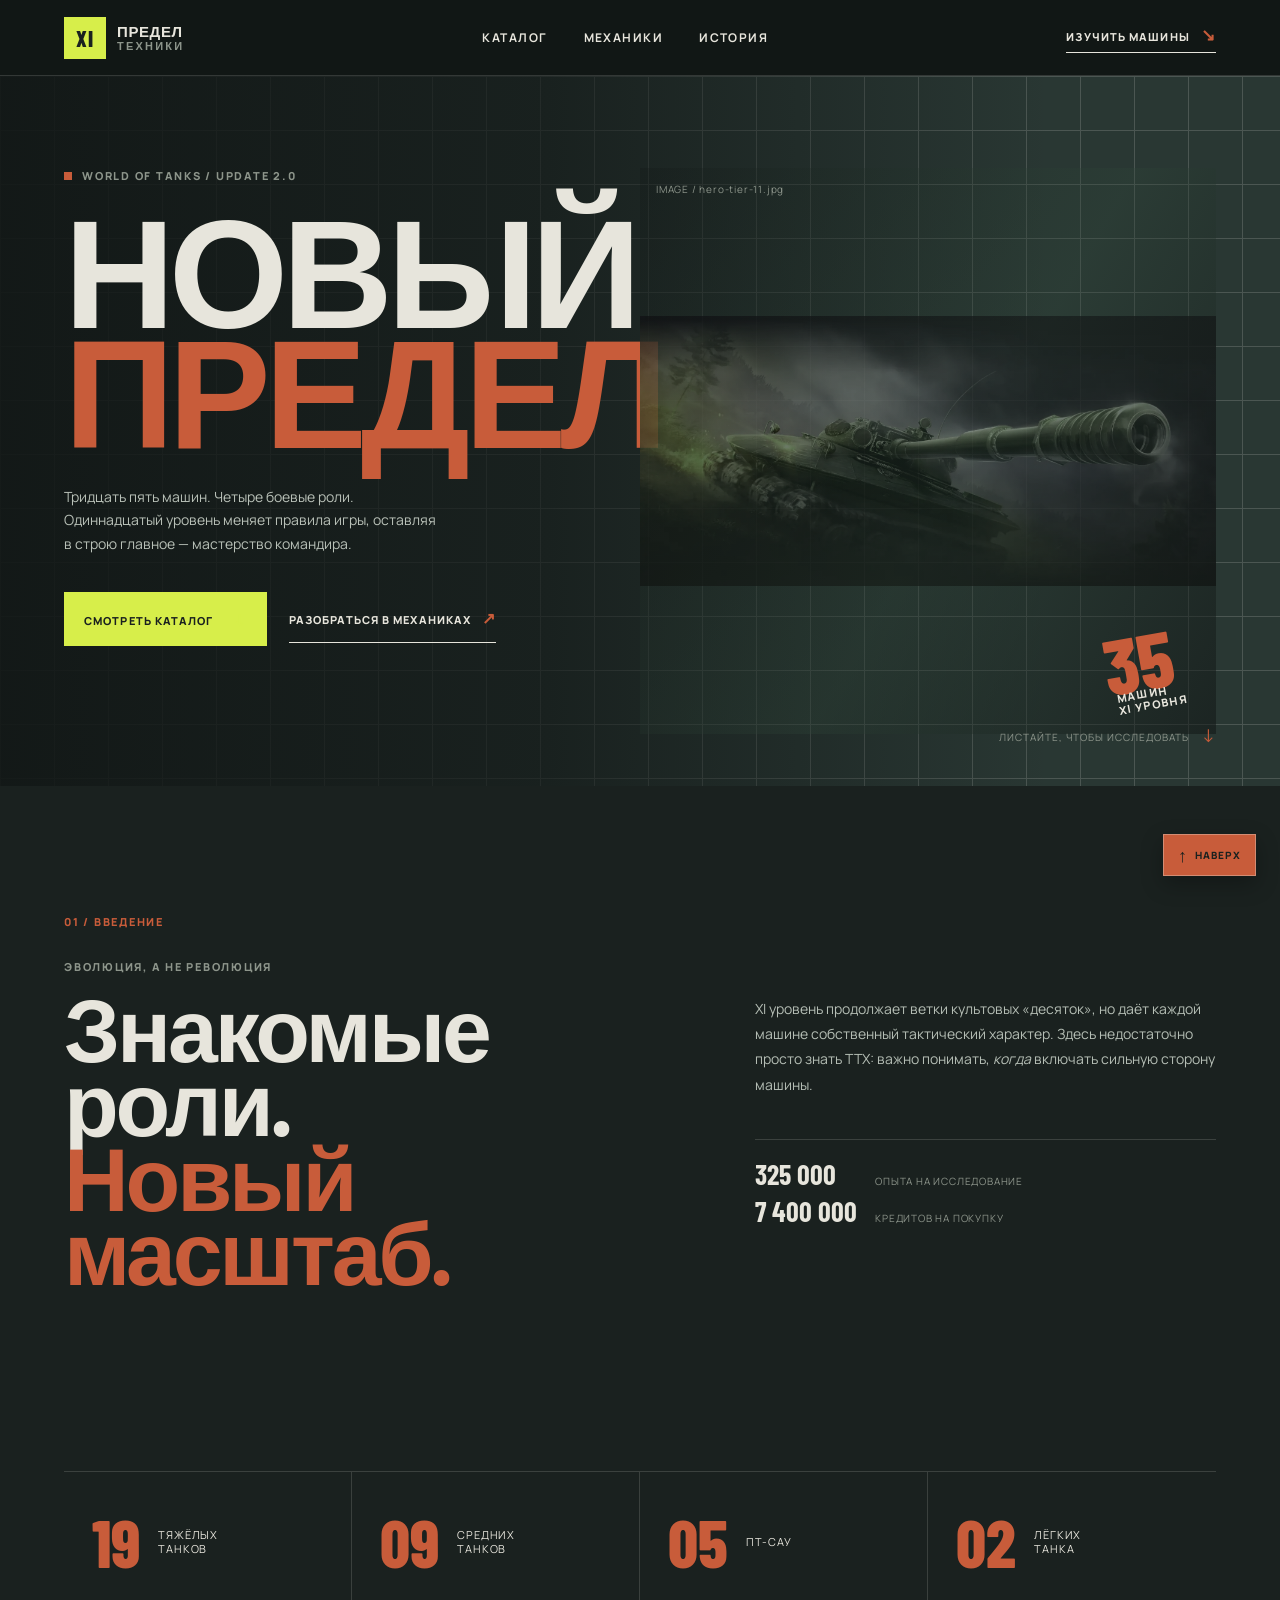
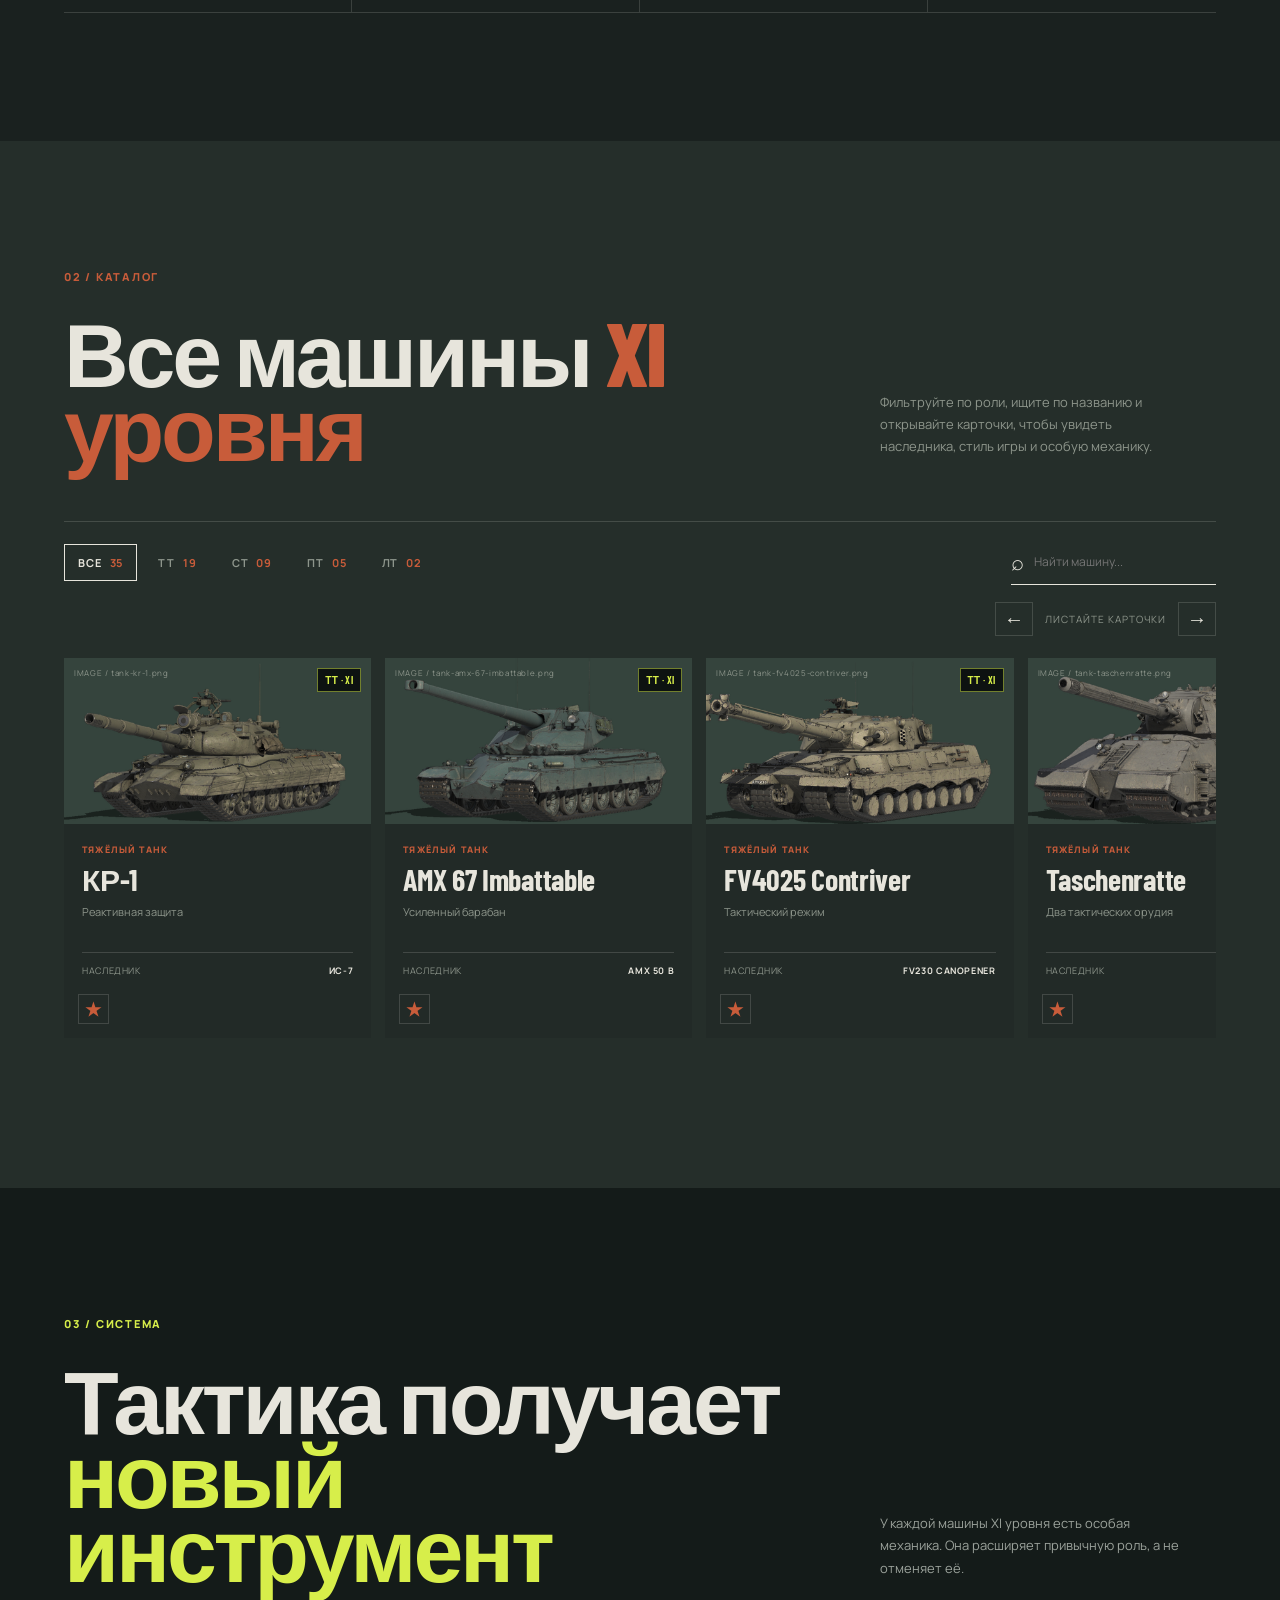
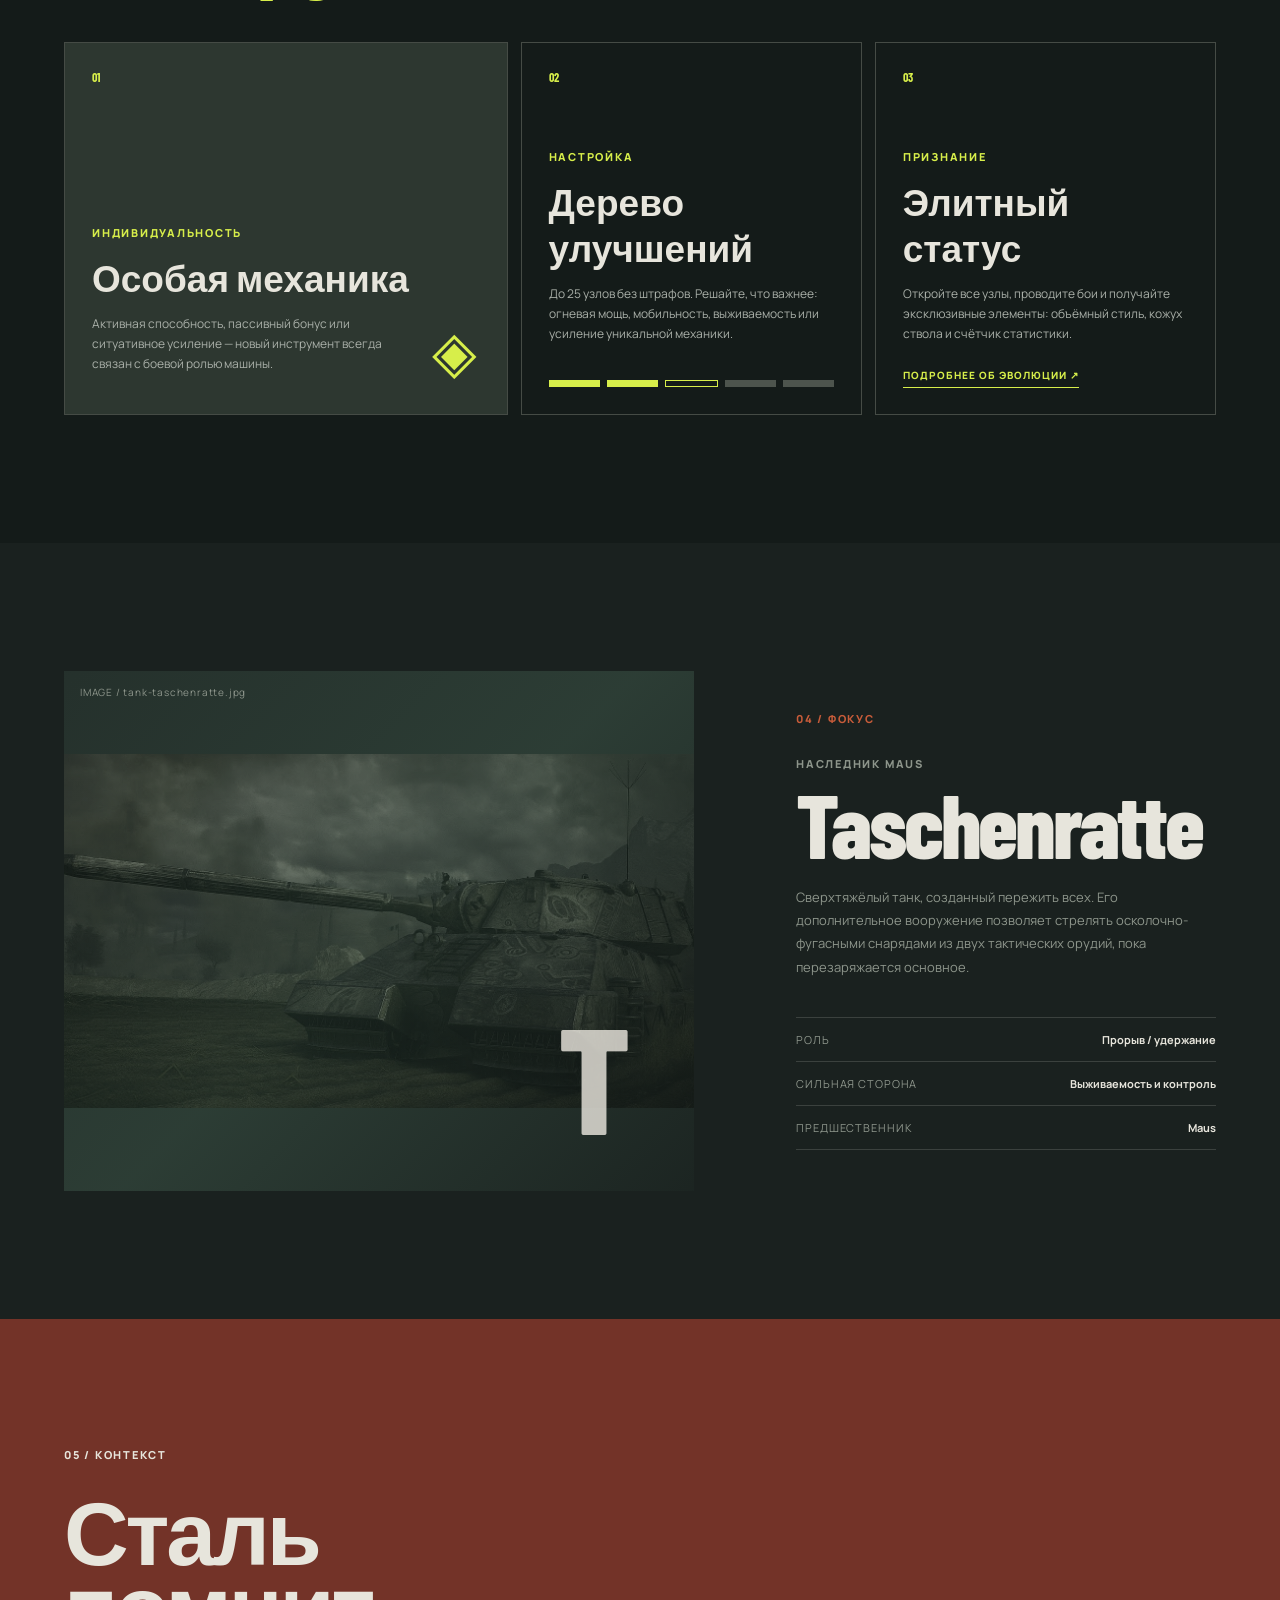
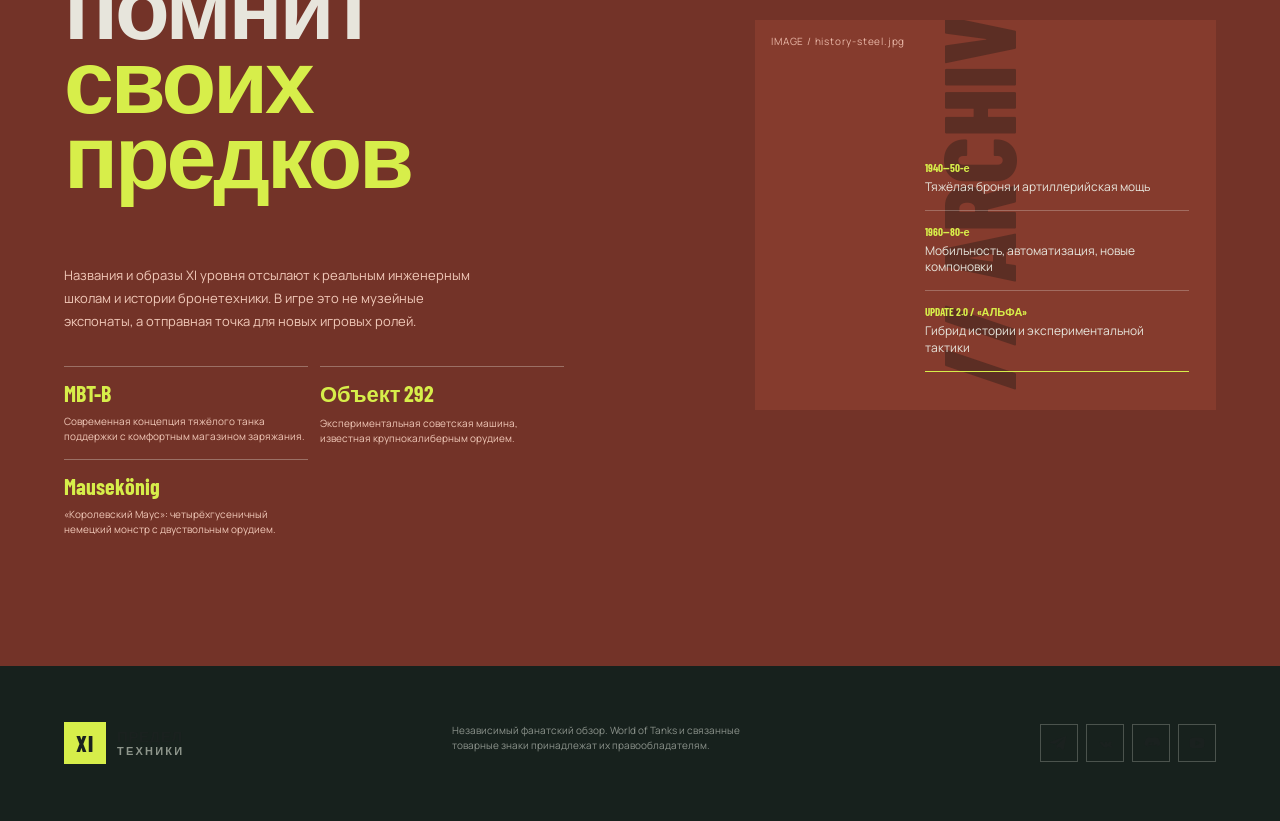
<file: index.html>
<!doctype html>
<html lang="ru">
<head>
  <meta charset="UTF-8">
  <meta name="viewport" content="width=device-width, initial-scale=1.0">
  <meta http-equiv="Cache-Control" content="no-cache, no-store, must-revalidate">
  <meta http-equiv="Pragma" content="no-cache">
  <meta http-equiv="Expires" content="0">
  <meta name="description" content="Независимый обзор техники XI уровня World of Tanks: машины, механики, улучшения и исторический контекст.">
  <title>XI уровень — Предел техники</title>
  <link rel="icon" type="image/svg+xml" href="favicon.svg">
  <link rel="preconnect" href="https://fonts.googleapis.com">
  <link rel="preconnect" href="https://fonts.gstatic.com" crossorigin>
  <link href="https://fonts.googleapis.com/css2?family=Barlow+Condensed:wght@400;500;600;700;800&family=Manrope:wght@400;500;600;700;800&display=swap" rel="stylesheet">
  <link rel="stylesheet" href="styles.css">
</head>
<body>
  <header class="site-header">
    <a class="brand" href="#top" aria-label="На главную">
      <span class="brand-mark">XI</span>
      <span>ПРЕДЕЛ<br><em>ТЕХНИКИ</em></span>
    </a>
    <nav class="main-nav" aria-label="Основная навигация">
      <a href="#catalog">Каталог</a>
      <a href="#mechanics">Механики</a>
      <a href="#history">История</a>
    </nav>
    <a class="header-link" href="#catalog">Изучить машины <span>↘</span></a>
  </header>

  <main id="top">
    <section class="hero">
      <div class="hero-grid"></div>
      <div class="hero-content">
        <p class="eyebrow"><span></span> World of Tanks / Update 2.0</p>
        <h1>НОВЫЙ<br><strong>ПРЕДЕЛ</strong></h1>
        <p class="hero-copy">Тридцать пять машин. Четыре боевые роли. Одиннадцатый уровень меняет правила игры, оставляя в строю главное — мастерство командира.</p>
        <div class="hero-actions">
          <a class="button button-primary" href="#catalog">Смотреть каталог <span>↓</span></a>
          <a class="button button-quiet" href="#mechanics">Разобраться в механиках <span>↗</span></a>
        </div>
      </div>
      <div class="hero-visual" role="img" aria-label="Место для изображения техники XI уровня">
        <img class="hero-image" src="assets/images/hero-tier-11.jpg" alt="Техника XI уровня World of Tanks">
        <div class="image-note">IMAGE / hero-tier-11.jpg</div>
        <div class="hero-stamp">35<br><small>МАШИН<br>XI УРОВНЯ</small></div>
      </div>
      <div class="scroll-note">Листайте, чтобы исследовать <span>↓</span></div>
    </section>

    <section class="intro section-shell">
      <div class="section-label">01 / Введение</div>
      <div class="intro-layout">
        <div>
          <p class="kicker">Эволюция, а не революция</p>
          <h2>Знакомые роли.<br><span>Новый масштаб.</span></h2>
        </div>
        <div class="intro-text">
          <p>XI уровень продолжает ветки культовых «десяток», но даёт каждой машине собственный тактический характер. Здесь недостаточно просто знать ТТХ: важно понимать, <i>когда</i> включать сильную сторону машины.</p>
          <div class="fact-row"><strong>325 000</strong><span>опыта на исследование</span><strong>7 400 000</strong><span>кредитов на покупку</span></div>
        </div>
      </div>
      <div class="role-strip">
        <div><b>19</b><span>Тяжёлых<br>танков</span></div>
        <div><b>09</b><span>Средних<br>танков</span></div>
        <div><b>05</b><span>ПТ-САУ</span></div>
        <div><b>02</b><span>Лёгких<br>танка</span></div>
      </div>
    </section>

    <section class="catalog section-shell" id="catalog">
      <div class="section-heading">
        <div><div class="section-label">02 / Каталог</div><h2>Все машины <span>XI уровня</span></h2></div>
        <p>Фильтруйте по роли, ищите по названию и открывайте карточки, чтобы увидеть наследника, стиль игры и особую механику.</p>
      </div>
      <div class="catalog-tools">
        <div class="filters" role="tablist" aria-label="Фильтр по классу">
          <button class="filter-button active" data-filter="all">Все <span>35</span></button>
          <button class="filter-button" data-filter="heavy">ТТ <span>19</span></button>
          <button class="filter-button" data-filter="medium">СТ <span>09</span></button>
          <button class="filter-button" data-filter="td">ПТ <span>05</span></button>
          <button class="filter-button" data-filter="light">ЛТ <span>02</span></button>
        </div>
        <label class="search-box"><span>⌕</span><input id="search" type="search" placeholder="Найти машину..." aria-label="Найти машину"></label>
      </div>
      <div class="carousel-controls" aria-label="Навигация по карточкам техники">
        <button class="carousel-button" id="carousel-prev" type="button" aria-label="Предыдущие машины">←</button>
        <span>Листайте карточки</span>
        <button class="carousel-button" id="carousel-next" type="button" aria-label="Следующие машины">→</button>
      </div>
      <div class="vehicle-grid" id="vehicle-grid"></div>
      <p class="empty-state" id="empty-state" hidden>Машины с таким названием не найдены.</p>
    </section>

    <section class="mechanics section-shell" id="mechanics">
      <div class="section-heading"><div><div class="section-label">03 / Система</div><h2>Тактика получает<br><span>новый инструмент</span></h2></div><p>У каждой машины XI уровня есть особая механика. Она расширяет привычную роль, а не отменяет её.</p></div>
      <div class="mechanic-grid">
        <article class="mechanic-card mechanic-featured"><div class="mechanic-number">01</div><div><p class="kicker">Индивидуальность</p><h3>Особая механика</h3><p>Активная способность, пассивный бонус или ситуативное усиление — новый инструмент всегда связан с боевой ролью машины.</p></div><div class="mechanic-icon">◈</div></article>
        <article class="mechanic-card"><div class="mechanic-number">02</div><p class="kicker">Настройка</p><h3>Дерево улучшений</h3><p>До 25 узлов без штрафов. Решайте, что важнее: огневая мощь, мобильность, выживаемость или усиление уникальной механики.</p><div class="upgrade-path"><span class="done"></span><span class="done"></span><span class="current"></span><span></span><span></span></div></article>
        <article class="mechanic-card"><div class="mechanic-number">03</div><p class="kicker">Признание</p><h3>Элитный статус</h3><p>Откройте все узлы, проводите бои и получайте эксклюзивные элементы: объёмный стиль, кожух ствола и счётчик статистики.</p><a href="#history" class="text-link">Подробнее об эволюции ↗</a></article>
      </div>
    </section>

    <section class="spotlight section-shell">
      <div class="spotlight-image"><img class="spotlight-photo" src="assets/images/tank-taschenratte.jpg" alt="Taschenratte XI уровня"><div class="image-note">IMAGE / tank-taschenratte.jpg</div><div class="spotlight-mark">T</div></div>
      <div class="spotlight-copy"><div class="section-label">04 / Фокус</div><p class="kicker">Наследник Maus</p><h2>Taschenratte</h2><p>Сверхтяжёлый танк, созданный пережить всех. Его дополнительное вооружение позволяет стрелять осколочно-фугасными снарядами из двух тактических орудий, пока перезаряжается основное.</p><div class="spec-list"><div><span>Роль</span><b>Прорыв / удержание</b></div><div><span>Сильная сторона</span><b>Выживаемость и контроль</b></div><div><span>Предшественник</span><b>Maus</b></div></div></div>
    </section>

    <section class="history section-shell" id="history">
      <div class="section-label">05 / Контекст</div>
      <div class="history-layout"><div><h2>Сталь помнит<br><span>своих предков</span></h2><p>Названия и образы XI уровня отсылают к реальным инженерным школам и истории бронетехники. В игре это не музейные экспонаты, а отправная точка для новых игровых ролей.</p><div class="history-machines"><article><b>MBT-B</b><span>Современная концепция тяжёлого танка поддержки с комфортным магазином заряжания.</span></article><article><b>Объект 292</b><span>Экспериментальная советская машина, известная крупнокалиберным орудием.</span></article><article><b>Mausekönig</b><span>«Королевский Маус»: четырёхгусеничный немецкий монстр с двуствольным орудием.</span></article></div></div><div class="history-card"><div class="image-note">IMAGE / history-steel.jpg</div><div class="timeline"><div><b>1940—50-е</b><span>Тяжёлая броня и артиллерийская мощь</span></div><div><b>1960—80-е</b><span>Мобильность, автоматизация, новые компоновки</span></div><div class="timeline-current"><b>UPDATE 2.0 / «АЛЬФА»</b><span>Гибрид истории и экспериментальной тактики</span></div></div></div></div>
    </section>
  </main>

  <footer class="site-footer"><div class="brand"><span class="brand-mark">XI</span><span>ПРЕДЕЛ<br><em>ТЕХНИКИ</em></span></div><p>Независимый фанатский обзор. World of Tanks и связанные товарные знаки принадлежат их правообладателям.</p><nav class="social-links" aria-label="Социальные сети"><a class="social-link telegram" href="https://t.me/official_mirtankovru" target="_blank" rel="noreferrer" aria-label="Telegram" title="Telegram"><svg viewBox="0 0 24 24" aria-hidden="true"><path d="M21.7 3.3 18.5 20c-.2 1.2-.9 1.5-1.8.9l-5-3.7-2.4 2.3c-.3.3-.5.5-1 .5l.4-5.1 9.3-8.4c.4-.4-.1-.6-.6-.2L5.9 13.6.9 12c-1.1-.3-1.1-1.1.2-1.6L20.6 2.7c.9-.3 1.7.2 1.1.6Z"></path></svg></a><a class="social-link vk" href="https://vk.com/mirtankov" target="_blank" rel="noreferrer" aria-label="VK" title="VK"><svg viewBox="0 0 24 24" aria-hidden="true"><path d="M13 18.2h1.3s.4-.1.6-.5c.2-.4.2-1.2 1.1-1.4.9-.3 2 1.7 3.2 1.9h2.6s.8-.1.4-.9c-.3-.7-2.5-2.1-2.6-2.8-.1-.7 1.2-2 1.5-3.2.2-.8 0-1.2-.8-1.2h-2.6c-.6 0-.8.3-.9.8 0 0-.5 1.9-1.2 2.2-.5.3-.7-.2-.7-.6V11c0-.5-.2-.7-.7-.8h-2.1c-.4 0-.6.2-.5.5.2.7.2 1.4.1 2.1-.1.8-.2 1.1-.6 1.1-.4 0-1.4-1.9-2-3.1-.2-.4-.4-.6-1-.6H5.5c-.5 0-.6.2-.5.6.9 2.5 3.8 7.4 8 7.4Z"></path></svg></a><a class="social-link discord" href="https://discord.com/invite/mtcis" target="_blank" rel="noreferrer" aria-label="Discord" title="Discord"><svg viewBox="0 0 24 24" aria-hidden="true"><path d="M19.5 5.1A16.4 16.4 0 0 0 15.6 4l-.5 1a14.7 14.7 0 0 0-2.2-.2c-.8 0-1.5.1-2.2.2l-.5-1a16.4 16.4 0 0 0-3.9 1.1C3.8 8.4 3.2 11.6 3.4 14.8a16 16 0 0 0 4.8 2.4l1.2-1.6c-.7-.3-1.3-.7-1.9-1.1l.5-.4c1.8.8 3.8 1.2 5.9 1.2s4.1-.4 5.9-1.2l.5.4c-.6.4-1.2.8-1.9 1.1l1.2 1.6a16 16 0 0 0 4.8-2.4c.2-3.2-.4-6.4-2.9-9.7ZM9.8 13.5c-.6 0-1.1-.6-1.1-1.3s.5-1.3 1.1-1.3 1.1.6 1.1 1.3-.5 1.3-1.1 1.3Zm4.4 0c-.6 0-1.1-.6-1.1-1.3s.5-1.3 1.1-1.3 1.1.6 1.1 1.3-.5 1.3-1.1 1.3Z"></path></svg></a><a class="social-link youtube" href="https://www.youtube.com/c/MirTankovOfficial" target="_blank" rel="noreferrer" aria-label="YouTube" title="YouTube"><svg viewBox="0 0 24 24" aria-hidden="true"><path d="M21.6 7.2a2.8 2.8 0 0 0-2-2C17.8 4.7 12 4.7 12 4.7s-5.8 0-7.6.5a2.8 2.8 0 0 0-2 2C2 9 2 12 2 12s0 3 .4 4.8a2.8 2.8 0 0 0 2 2c1.8.5 7.6.5 7.6.5s5.8 0 7.6-.5a2.8 2.8 0 0 0 2-2c.4-1.8.4-4.8.4-4.8s0-3-.4-4.8ZM10 15.8V8.2l6.5 3.8-6.5 3.8Z"></path></svg></a></nav></footer>
  <a class="floating-top-button" href="#top" aria-label="Вернуться наверх">↑ <span>Наверх</span></a>
  <script src="script.js?v=6"></script>
</body>
</html>
</file>
<file: styles.css>
:root {
  --ink: #e7e5dc;
  --paper: #1a211f;
  --paper-dark: #252e2a;
  --muted: #8d958b;
  --line: rgba(231, 229, 220, 0.16);
  --acid: #d7ee4a;
  --rust: #c85c3a;
  --blue: #406b78;
  --display: "Barlow Condensed", Impact, sans-serif;
  --body: "Manrope", Arial, sans-serif;
}
* {
  box-sizing: border-box;
}
html {
  scroll-behavior: smooth;
}
body {
  margin: 0;
  color: var(--ink);
  background: var(--paper);
  font-family: var(--body);
}
a {
  color: inherit;
  text-decoration: none;
}
.site-header {
  height: 76px;
  padding: 0 5vw;
  display: flex;
  align-items: center;
  justify-content: space-between;
  border-bottom: 1px solid var(--line);
  position: relative;
  z-index: 5;
  background: rgba(17, 22, 21, 0.92);
}
.brand {
  display: flex;
  align-items: center;
  gap: 11px;
  font: 800 15px/0.85 var(--display);
  letter-spacing: 0.04em;
}
.brand em {
  color: var(--muted);
  font-style: normal;
  font-size: 11px;
  letter-spacing: 0.2em;
}
.brand-mark {
  color: var(--paper);
  background: var(--acid);
  display: grid;
  place-items: center;
  width: 42px;
  height: 42px;
  font: 800 22px var(--display);
}
.main-nav {
  display: flex;
  gap: 36px;
  font-size: 12px;
  font-weight: 700;
  text-transform: uppercase;
  letter-spacing: 0.12em;
}
.main-nav a:hover,
.header-link:hover {
  color: var(--rust);
}
.header-link {
  border-bottom: 1px solid var(--ink);
  padding-bottom: 6px;
  font-size: 11px;
  font-weight: 800;
  text-transform: uppercase;
  letter-spacing: 0.1em;
}
.header-link span {
  color: var(--rust);
  margin-left: 8px;
  font-size: 17px;
}
.hero {
  min-height: 710px;
  padding: 92px 5vw 52px;
  position: relative;
  overflow: hidden;
  display: grid;
  grid-template-columns: 50% 50%;
  background: #293733;
}
.hero-grid {
  position: absolute;
  inset: 0;
  opacity: 0.18;
  background-image:
    linear-gradient(var(--ink) 1px, transparent 1px),
    linear-gradient(90deg, var(--ink) 1px, transparent 1px);
  background-size: 54px 54px;
}
.hero::after {
  content: "";
  position: absolute;
  inset: 0;
  background: linear-gradient(
    90deg,
    rgba(17, 22, 21, 0.92) 0%,
    rgba(17, 22, 21, 0.68) 42%,
    rgba(17, 22, 21, 0) 82%
  );
  pointer-events: none;
}
.hero-content,
.hero-visual,
.scroll-note {
  position: relative;
  z-index: 1;
}
.eyebrow,
.kicker,
.section-label {
  text-transform: uppercase;
  letter-spacing: 0.16em;
  font-size: 11px;
  font-weight: 800;
}
.eyebrow {
  display: flex;
  gap: 10px;
  align-items: center;
  color: var(--muted);
  margin: 0 0 24px;
}
.eyebrow span {
  width: 8px;
  height: 8px;
  background: var(--rust);
  display: inline-block;
}
h1,
h2,
h3,
p {
  margin-top: 0;
}
h1 {
  font: 800 clamp(78px, 12vw, 180px)/0.78 var(--display);
  letter-spacing: -0.04em;
  margin: 0 0 38px;
}
h1 strong {
  color: var(--rust);
  font-weight: inherit;
}
.hero-copy {
  max-width: 375px;
  margin-bottom: 36px;
  color: #b9c1b8;
  line-height: 1.7;
  font-size: 14px;
}
.hero-actions {
  display: flex;
  gap: 22px;
  align-items: center;
}
.button {
  font-size: 11px;
  text-transform: uppercase;
  letter-spacing: 0.1em;
  font-weight: 800;
}
.button-primary {
  background: var(--acid);
  color: var(--paper);
  padding: 16px 20px;
}
.button-primary span {
  color: var(--acid);
  padding-left: 17px;
  font-size: 16px;
}
.button-quiet {
  border-bottom: 1px solid var(--ink);
  padding: 13px 0;
}
.button-quiet span {
  color: var(--rust);
  padding-left: 8px;
  font-size: 16px;
}
.hero-visual {
  min-height: 480px;
  display: flex;
  justify-content: center;
  align-items: center;
  overflow: hidden;
}
.hero-image {
  position: absolute;
  inset: 0;
  z-index: 0;
  width: 100%;
  height: 100%;
  object-fit: contain;
  object-position: center;
  opacity: 0.76;
  filter: grayscale(0.22) sepia(0.18) hue-rotate(38deg) saturate(0.78) brightness(0.72) contrast(1.08);
}
.hero-visual::after {
  content: "";
  position: absolute;
  inset: 0;
  z-index: 1;
  pointer-events: none;
  background: linear-gradient(120deg, rgba(17, 22, 21, 0.28), rgba(47, 70, 57, 0.3) 55%, rgba(17, 22, 21, 0.56));
}
.image-note {
  position: absolute;
  z-index: 2;
  top: 14px;
  left: 16px;
  color: var(--muted);
  font: 10px var(--body);
  letter-spacing: 0.08em;
}
.tank-silhouette {
  width: 90%;
  height: 210px;
  position: relative;
  transform: skew(-8deg);
  filter: drop-shadow(18px 18px 0 rgba(21, 24, 23, 0.17));
  background: #4f5b52;
  clip-path: polygon(
    3% 65%,
    10% 46%,
    29% 41%,
    39% 12%,
    65% 12%,
    80% 34%,
    100% 45%,
    92% 67%,
    83% 72%,
    74% 98%,
    19% 98%,
    13% 73%
  );
}
.tank-silhouette::after {
  content: "";
  position: absolute;
  width: 55%;
  height: 11px;
  background: #2f3932;
  top: 24%;
  right: -40%;
  transform: rotate(-4deg);
}
.hero-stamp {
  position: absolute;
  z-index: 2;
  right: 6%;
  bottom: 4%;
  color: var(--rust);
  font: 800 78px/0.7 var(--display);
  transform: rotate(-10deg);
}
.hero-stamp small {
  font: 800 11px/1.1 var(--body);
  color: var(--ink);
  letter-spacing: 0.13em;
  display: block;
  padding-left: 8px;
}
.scroll-note {
  position: absolute;
  right: 5vw;
  bottom: 40px;
  font-size: 10px;
  color: var(--muted);
  text-transform: uppercase;
  letter-spacing: 0.1em;
}
.scroll-note span {
  color: var(--rust);
  font-size: 18px;
  padding-left: 10px;
}
.section-shell {
  padding: 128px 5vw;
  max-width: 1500px;
  margin: auto;
}
.section-label {
  color: var(--rust);
  margin-bottom: 30px;
}
.intro {
  background: var(--paper);
}
.intro-layout,
.history-layout {
  display: grid;
  grid-template-columns: 1.1fr 0.9fr;
  gap: 10vw;
}
h2 {
  font: 800 clamp(50px, 7vw, 100px)/0.83 var(--display);
  letter-spacing: -0.035em;
}
h2 span {
  color: var(--rust);
}
.kicker {
  color: var(--muted);
  margin-bottom: 15px;
}
.intro-text {
  padding-top: 37px;
  max-width: 500px;
  line-height: 1.8;
  font-size: 14px;
  color: #b5beb5;
}
.intro-text p {
  margin-bottom: 42px;
}
.fact-row {
  display: grid;
  grid-template-columns: auto 1fr;
  column-gap: 18px;
  row-gap: 3px;
  align-items: baseline;
  border-top: 1px solid var(--line);
  padding-top: 17px;
}
.fact-row strong {
  font: 700 28px var(--display);
  color: var(--ink);
}
.fact-row span {
  font-size: 10px;
  text-transform: uppercase;
  letter-spacing: 0.08em;
  color: var(--muted);
}
.role-strip {
  border-top: 1px solid var(--line);
  border-bottom: 1px solid var(--line);
  display: grid;
  grid-template-columns: repeat(4, 1fr);
  margin-top: 110px;
}
.role-strip > div {
  min-height: 140px;
  display: flex;
  align-items: center;
  gap: 18px;
  border-right: 1px solid var(--line);
  padding: 20px 28px;
}
.role-strip > div:last-child {
  border: 0;
}
.role-strip b {
  font: 800 66px var(--display);
  color: var(--rust);
}
.role-strip span {
  font-size: 11px;
  text-transform: uppercase;
  letter-spacing: 0.08em;
  line-height: 1.3;
}
.catalog {
  background: var(--paper-dark);
  max-width: none;
}
.section-heading {
  display: flex;
  justify-content: space-between;
  align-items: end;
  gap: 40px;
  margin-bottom: 58px;
}
.section-heading h2 {
  margin-bottom: 0;
}
.section-heading > p {
  color: var(--muted);
  font-size: 13px;
  line-height: 1.7;
  max-width: 310px;
  margin: 0 2vw 5px 0;
}
.catalog-tools {
  display: flex;
  justify-content: space-between;
  align-items: center;
  gap: 25px;
  margin-bottom: 35px;
  border-top: 1px solid var(--line);
  padding-top: 18px;
}
.carousel-controls {
  display: flex;
  align-items: center;
  justify-content: flex-end;
  gap: 12px;
  margin: -18px 0 18px;
  color: var(--muted);
  font-size: 10px;
  text-transform: uppercase;
  letter-spacing: 0.1em;
}
.carousel-button {
  width: 38px;
  height: 34px;
  border: 1px solid var(--line);
  color: var(--ink);
  background: transparent;
  cursor: pointer;
  font: 700 20px var(--display);
  transition: background 0.2s ease, color 0.2s ease;
}
.carousel-button:hover {
  color: var(--paper);
  background: var(--rust);
}
.filters {
  display: flex;
  gap: 7px;
  flex-wrap: wrap;
}
.filter-button {
  border: 1px solid transparent;
  background: transparent;
  padding: 10px 13px;
  cursor: pointer;
  font: 700 11px var(--body);
  text-transform: uppercase;
  letter-spacing: 0.08em;
  color: var(--muted);
}
.filter-button span {
  color: var(--rust);
  padding-left: 5px;
}
.filter-button.active,
.filter-button:hover {
  border-color: var(--ink);
  color: var(--ink);
}
.search-box {
  border-bottom: 1px solid var(--ink);
  display: flex;
  align-items: center;
  gap: 8px;
  width: 205px;
  padding: 7px 0;
}
.search-box span {
  font-size: 22px;
}
.search-box input {
  background: transparent;
  border: 0;
  outline: 0;
  width: 100%;
  font: 12px var(--body);
  color: var(--ink);
}
.vehicle-grid {
  display: flex;
  gap: 14px;
  overflow-x: auto;
  padding: 4px 4px 22px;
  scroll-snap-type: x mandatory;
  scrollbar-color: var(--rust) transparent;
  scrollbar-width: thin;
}
.vehicle-grid::-webkit-scrollbar {
  height: 6px;
}
.vehicle-grid::-webkit-scrollbar-track {
  background: rgba(231, 229, 220, 0.08);
}
.vehicle-grid::-webkit-scrollbar-thumb {
  background: var(--rust);
}
.vehicle-card {
  flex: 0 0 clamp(270px, 24vw, 350px);
  scroll-snap-align: start;
}
.vehicle-card {
  background: #222a27;
  min-height: 355px;
  display: flex;
  flex-direction: column;
  transition:
    transform 0.25s ease,
    background 0.25s ease;
  animation: rise 0.45s both;
}
.vehicle-card:hover {
  transform: translateY(-6px);
  background: #2a3530;
}
.card-link {
  display: flex;
  flex: 1;
  flex-direction: column;
  color: inherit;
}
.vehicle-card:focus-visible {
  outline: 2px solid var(--acid);
  outline-offset: 4px;
}
.card-actions {
  display: flex;
  align-items: center;
  gap: 8px;
  padding: 0 14px 14px;
}
.favorite-button {
  border: 1px solid var(--line);
  background: transparent;
  color: var(--muted);
  cursor: pointer;
  font: 700 10px var(--body);
  letter-spacing: 0.06em;
  text-transform: uppercase;
}
.favorite-button {
  width: 31px;
  height: 30px;
  padding: 0;
  color: var(--rust);
  font-size: 18px;
}
.favorite-button.active,
.favorite-button:hover {
  border-color: var(--acid);
  color: var(--acid);
}
.card-image {
  height: 166px;
  position: relative;
  display: flex;
  align-items: center;
  justify-content: center;
  overflow: hidden;
  background: #35443d;
}
.vehicle-image {
  position: absolute;
  inset: 0;
  width: 100%;
  height: 100%;
  object-fit: cover;
  z-index: 1;
}
.card-image::after {
  content: "";
  width: 78%;
  height: 66px;
  background: var(--vehicle-color, #4f5b52);
  clip-path: polygon(
    0 60%,
    15% 25%,
    60% 18%,
    82% 38%,
    100% 57%,
    91% 82%,
    14% 90%
  );
  filter: drop-shadow(7px 8px 0 rgba(21, 24, 23, 0.16));
}
.card-image.has-image::after {
  display: none;
}
.card-image .image-note {
  top: 9px;
  left: 10px;
  font-size: 8px;
}
.class-tag {
  position: absolute;
  z-index: 1;
  right: 10px;
  top: 10px;
  color: var(--acid);
  background: rgba(11, 15, 14, 0.94);
  border: 1px solid rgba(215, 238, 74, 0.5);
  padding: 5px 7px;
  font: 700 10px var(--display);
  letter-spacing: 0.04em;
}
.card-info {
  padding: 19px 18px 17px;
  display: flex;
  flex: 1;
  flex-direction: column;
}
.card-role {
  color: var(--rust);
  font-size: 9px;
  letter-spacing: 0.13em;
  text-transform: uppercase;
  font-weight: 800;
}
.card-info h3 {
  font: 700 30px/1 var(--display);
  margin: 8px 0 10px;
  letter-spacing: -0.01em;
}
.card-info p {
  color: var(--muted);
  font-size: 11px;
  line-height: 1.5;
  margin-bottom: 15px;
}
.card-meta {
  margin-top: auto;
  border-top: 1px solid var(--line);
  padding-top: 11px;
  display: flex;
  justify-content: space-between;
  color: var(--muted);
  font-size: 9px;
  text-transform: uppercase;
  letter-spacing: 0.07em;
}
.card-meta strong {
  color: var(--ink);
  font-weight: 700;
}
.empty-state {
  text-align: center;
  padding: 40px;
  color: var(--muted);
}
.mechanics {
  background: #141b19;
  color: var(--ink);
  max-width: none;
}
.mechanics .section-label,
.mechanics .kicker {
  color: var(--acid);
}
.mechanics .section-heading > p {
  color: #9ba29b;
}
.mechanics h2 span {
  color: var(--acid);
}
.mechanic-grid {
  display: grid;
  grid-template-columns: 1.3fr 1fr 1fr;
  gap: 13px;
}
.mechanic-card {
  min-height: 310px;
  border: 1px solid #454b45;
  padding: 27px;
  position: relative;
}
.mechanic-featured {
  background: #2d3730;
  display: flex;
  flex-direction: column;
  justify-content: space-between;
}
.mechanic-number {
  color: var(--acid);
  font: 700 12px var(--display);
  margin-bottom: 65px;
}
.mechanics h3 {
  font: 700 37px var(--display);
  margin-bottom: 13px;
}
.mechanics .mechanic-card p:not(.kicker) {
  color: #aab0a9;
  font-size: 12px;
  line-height: 1.7;
  max-width: 310px;
}
.mechanic-icon {
  color: var(--acid);
  font-size: 58px;
  position: absolute;
  right: 30px;
  bottom: 25px;
}
.upgrade-path {
  display: flex;
  gap: 7px;
  margin-top: 35px;
}
.upgrade-path span {
  height: 7px;
  flex: 1;
  background: #4d544d;
}
.upgrade-path .done {
  background: var(--acid);
}
.upgrade-path .current {
  border: 1px solid var(--acid);
  background: transparent;
}
.text-link {
  position: absolute;
  bottom: 26px;
  color: var(--acid);
  font-size: 10px;
  text-transform: uppercase;
  letter-spacing: 0.1em;
  font-weight: 800;
  border-bottom: 1px solid var(--acid);
  padding-bottom: 5px;
}
.spotlight {
  display: grid;
  grid-template-columns: 1.2fr 0.8fr;
  gap: 8vw;
  align-items: center;
}
.spotlight-image {
  min-height: 520px;
  background: #2b3933;
  position: relative;
  display: grid;
  place-items: center;
  overflow: hidden;
}
.spotlight-photo {
  position: absolute;
  inset: 0;
  z-index: 0;
  width: 100%;
  height: 100%;
  object-fit: contain;
  object-position: center;
  opacity: 0.74;
  filter: grayscale(0.24) sepia(0.16) hue-rotate(38deg) saturate(0.76) brightness(0.68) contrast(1.08);
}
.spotlight-image::before {
  content: "";
  position: absolute;
  inset: 0;
  z-index: 1;
  pointer-events: none;
  background: linear-gradient(135deg, rgba(17, 22, 21, 0.24), rgba(47, 70, 57, 0.3), rgba(17, 22, 21, 0.58));
}
.spotlight-image::after {
  display: none;
}
.spotlight-mark {
  position: absolute;
  z-index: 3;
  right: 10%;
  bottom: 5%;
  color: rgba(238, 234, 225, 0.8);
  font: 800 150px var(--display);
}
.spotlight-copy h2 {
  margin-bottom: 25px;
}
.spotlight-copy > p:not(.kicker) {
  color: var(--muted);
  line-height: 1.8;
  font-size: 13px;
}
.spec-list {
  margin-top: 38px;
  border-top: 1px solid var(--line);
}
.spec-list div {
  display: flex;
  justify-content: space-between;
  gap: 20px;
  border-bottom: 1px solid var(--line);
  padding: 14px 0;
  font-size: 11px;
}
.spec-list span {
  color: var(--muted);
  text-transform: uppercase;
  letter-spacing: 0.08em;
}
.spec-list b {
  font-weight: 700;
  text-align: right;
}
.history {
  background: #733328;
  color: var(--ink);
  max-width: none;
}
.history .section-label {
  color: var(--ink);
}
.history h2 span {
  color: var(--acid);
}
.history-layout {
  align-items: center;
}
.history-layout > div:first-child > p {
  max-width: 420px;
  color: #f1c9b9;
  line-height: 1.8;
  font-size: 13px;
}
.history-machines {
  display: grid;
  grid-template-columns: repeat(2, minmax(0, 1fr));
  gap: 12px;
  max-width: 500px;
  margin-top: 32px;
}
.history-machines article {
  border-top: 1px solid rgba(231, 229, 220, 0.34);
  padding-top: 13px;
}
.history-machines b {
  display: block;
  color: var(--acid);
  font: 700 22px var(--display);
  margin-bottom: 8px;
}
.history-machines span {
  display: block;
  color: #f1c9b9;
  font-size: 10px;
  line-height: 1.55;
}
.history-card {
  min-height: 390px;
  background: #853b2d;
  padding: 27px;
  position: relative;
  overflow: hidden;
}
.history-card::before {
  content: "// ARCHIVE";
  color: rgba(17, 22, 21, 0.35);
  font: 800 100px var(--display);
  position: absolute;
  top: 100px;
  left: 10px;
  transform: rotate(-90deg);
}
.history-card .image-note {
  color: #e8b6a6;
}
.timeline {
  margin: 100px 0 0 35%;
  position: relative;
  z-index: 1;
}
.timeline > div {
  border-bottom: 1px solid rgba(238, 234, 225, 0.28);
  padding: 14px 0;
  display: grid;
  gap: 5px;
}
.timeline b {
  color: var(--acid);
  font: 700 11px var(--display);
}
.timeline span {
  font-size: 12px;
  line-height: 1.4;
}
.timeline-current {
  border-color: var(--acid) !important;
}
.site-footer {
  min-height: 155px;
  background: #17211d;
  color: var(--paper);
  padding: 40px 5vw;
  display: flex;
  align-items: center;
  justify-content: space-between;
  gap: 30px;
}
.site-footer p {
  max-width: 320px;
  color: #8c938c;
  font-size: 10px;
  line-height: 1.5;
}
.social-links {
  display: flex;
  gap: 8px;
}
.social-link {
  display: grid;
  place-items: center;
  width: 38px;
  height: 38px;
  border: 1px solid rgba(231, 229, 220, 0.25);
  color: var(--paper);
  font: 800 10px var(--body);
  letter-spacing: 0.04em;
  transition: color 0.2s ease, background 0.2s ease, border-color 0.2s ease;
}
.social-link svg {
  width: 18px;
  height: 18px;
  fill: currentColor;
}
.social-link:hover {
  color: var(--paper);
  border-color: transparent;
}
.social-link.telegram:hover {
  background: #229ed9;
}
.social-link.vk:hover {
  background: #0077ff;
}
.social-link.discord:hover {
  background: #5865f2;
}
.social-link.youtube:hover {
  background: #ff0033;
}
.floating-top-button {
  position: fixed;
  right: 24px;
  bottom: 24px;
  z-index: 10;
  display: flex;
  align-items: center;
  gap: 8px;
  min-height: 42px;
  padding: 0 14px;
  color: var(--paper);
  background: var(--rust);
  border: 1px solid rgba(231, 229, 220, 0.35);
  font: 800 18px var(--display);
  box-shadow: 0 8px 22px rgba(0, 0, 0, 0.28);
  transition: background 0.2s ease, color 0.2s ease, transform 0.2s ease;
}
.floating-top-button span {
  font: 800 10px var(--body);
  letter-spacing: 0.1em;
  text-transform: uppercase;
}
.floating-top-button:hover {
  color: var(--paper);
  background: #a74631;
  transform: translateY(-3px);
}
.detail-page {
  background: var(--paper);
}
.detail-hero {
  max-width: 1500px;
  min-height: 620px;
  margin: auto;
  padding: 70px 5vw 90px;
  display: grid;
  grid-template-columns: 1.1fr 0.9fr;
  gap: 8vw;
  align-items: center;
}
.detail-visual {
  min-height: 430px;
  position: relative;
  display: grid;
  place-items: center;
  overflow: hidden;
  background: #35443d;
}
.detail-visual::after {
  content: "";
  width: 78%;
  height: 100px;
  background: var(--vehicle-color, #4f5b52);
  clip-path: polygon(0 60%, 15% 25%, 60% 18%, 82% 38%, 100% 57%, 91% 82%, 14% 90%);
  filter: drop-shadow(12px 14px 0 rgba(21, 24, 23, 0.2));
}
.detail-visual.has-image::after {
  display: none;
}
.detail-visual img {
  position: absolute;
  inset: 0;
  z-index: 1;
  width: 100%;
  height: 100%;
  object-fit: cover;
}
.detail-visual .class-tag,
.detail-visual .image-note {
  z-index: 2;
}
.detail-heading h1 {
  max-width: 650px;
  font-size: clamp(64px, 8vw, 130px);
  line-height: 0.82;
  margin-bottom: 30px;
}
.detail-lead {
  max-width: 390px;
  color: #b9c1b8;
  line-height: 1.8;
  font-size: 14px;
  margin-bottom: 32px;
}
.detail-actions {
  display: flex;
  align-items: center;
  flex-wrap: wrap;
  gap: 22px;
}
.detail-columns {
  display: grid;
  grid-template-columns: 1fr 1fr;
  gap: 0;
}
.detail-panel,
.detail-history {
  padding: 90px 7vw;
}
.detail-panel {
  background: var(--paper-dark);
}
.detail-history {
  background: #733328;
}
.detail-panel h2,
.detail-history h2 {
  font-size: clamp(50px, 6vw, 86px);
  margin-bottom: 28px;
}
.detail-panel > p:not(.section-label),
.detail-history > p:not(.section-label) {
  max-width: 500px;
  color: var(--muted);
  line-height: 1.8;
  font-size: 13px;
}
.detail-history .section-label,
.detail-history h2 span {
  color: var(--acid);
}
.detail-history > p:not(.section-label) {
  color: #f1c9b9;
}
.detail-panel .spec-list {
  max-width: 500px;
  margin-top: 36px;
}
.history-quote {
  max-width: 470px;
  margin-top: 40px;
  padding: 18px 0 0 20px;
  border-left: 2px solid var(--acid);
  color: var(--ink);
  font: 600 16px/1.5 var(--display);
}
.history-facts {
  max-width: 500px;
  margin-top: 28px;
  border-top: 1px solid rgba(231, 229, 220, 0.28);
}
.history-facts div {
  display: grid;
  grid-template-columns: 0.8fr 1.2fr;
  gap: 18px;
  padding: 12px 0;
  border-bottom: 1px solid rgba(231, 229, 220, 0.28);
  font-size: 11px;
}
.history-facts span {
  color: #f1c9b9;
  text-transform: uppercase;
  letter-spacing: 0.07em;
}
.history-facts b {
  color: var(--ink);
}
@keyframes rise {
  from {
    opacity: 0;
    transform: translateY(12px);
  }
  to {
    opacity: 1;
    transform: translateY(0);
  }
}
@media (max-width: 1000px) {
  .vehicle-grid {
    grid-template-columns: repeat(3, 1fr);
  }
  .mechanic-grid {
    grid-template-columns: 1fr 1fr;
  }
  .mechanic-featured {
    grid-column: span 2;
  }
  .hero {
    grid-template-columns: 55% 45%;
  }
  .hero-visual {
    opacity: 0.7;
  }
}
@media (max-width: 720px) {
  .site-header {
    height: 66px;
    padding: 0 20px;
  }
  .main-nav {
    display: none;
  }
  .header-link {
    font-size: 9px;
  }
  .hero {
    min-height: 650px;
    display: block;
    padding: 80px 20px 35px;
  }
  .hero::after {
    background: linear-gradient(
      90deg,
      rgba(17, 22, 21, 0.92),
      rgba(17, 22, 21, 0.62)
    );
  }
  .hero-visual {
    position: absolute;
    inset: 180px 0 60px;
    opacity: 0.48;
  }
  .hero-content {
    position: relative;
  }
  .hero-copy {
    max-width: 300px;
  }
  .hero-actions {
    flex-wrap: wrap;
    gap: 14px;
  }
  .scroll-note {
    right: 20px;
    bottom: 20px;
  }
  .section-shell {
    padding: 80px 20px;
  }
  .intro-layout,
  .history-layout,
  .spotlight {
    grid-template-columns: 1fr;
    gap: 36px;
  }
  .intro-text {
    padding-top: 0;
  }
  .role-strip {
    margin-top: 65px;
    grid-template-columns: repeat(2, 1fr);
  }
  .role-strip > div {
    min-height: 100px;
    padding: 15px;
  }
  .role-strip b {
    font-size: 47px;
  }
  .section-heading {
    display: block;
  }
  .section-heading > p {
    margin-top: 25px;
  }
  .catalog-tools {
    align-items: flex-start;
    flex-direction: column;
  }
  .vehicle-grid {
    display: grid;
    grid-template-columns: 1fr;
    gap: 12px;
    overflow-x: visible;
    padding-right: 0;
  }
  .vehicle-card {
    min-height: 0;
  }
  .card-image {
    height: 130px;
  }
  .card-info {
    padding: 14px 12px;
  }
  .card-info h3 {
    font-size: 25px;
  }
  .mechanic-grid {
    grid-template-columns: 1fr;
  }
  .mechanic-featured {
    grid-column: auto;
  }
  .mechanic-card {
    min-height: 285px;
  }
  .spotlight-image {
    min-height: 300px;
  }
  .history-card {
    min-height: 350px;
  }
  .site-footer {
    align-items: flex-start;
    flex-direction: column;
    padding: 35px 20px;
  }
  .floating-top-button {
    right: 16px;
    bottom: 16px;
    min-height: 40px;
    padding: 0 12px;
  }
  .detail-hero {
    display: flex;
    flex-direction: column-reverse;
    align-items: stretch;
    gap: 38px;
    padding: 55px 20px 65px;
  }
  .detail-visual {
    min-height: 280px;
  }
  .detail-heading h1 {
    font-size: clamp(58px, 17vw, 92px);
    overflow-wrap: anywhere;
  }
  .detail-actions {
    align-items: flex-start;
    flex-direction: column;
    gap: 12px;
  }
  .detail-columns {
    grid-template-columns: 1fr;
  }
  .detail-panel,
  .detail-history {
    padding: 70px 20px;
  }
}
@media (max-width: 400px) {
  .card-image {
    height: 160px;
  }
  .hero-actions {
    display: block;
  }
  .button {
    display: inline-block;
    margin-bottom: 14px;
  }
}
</file>
